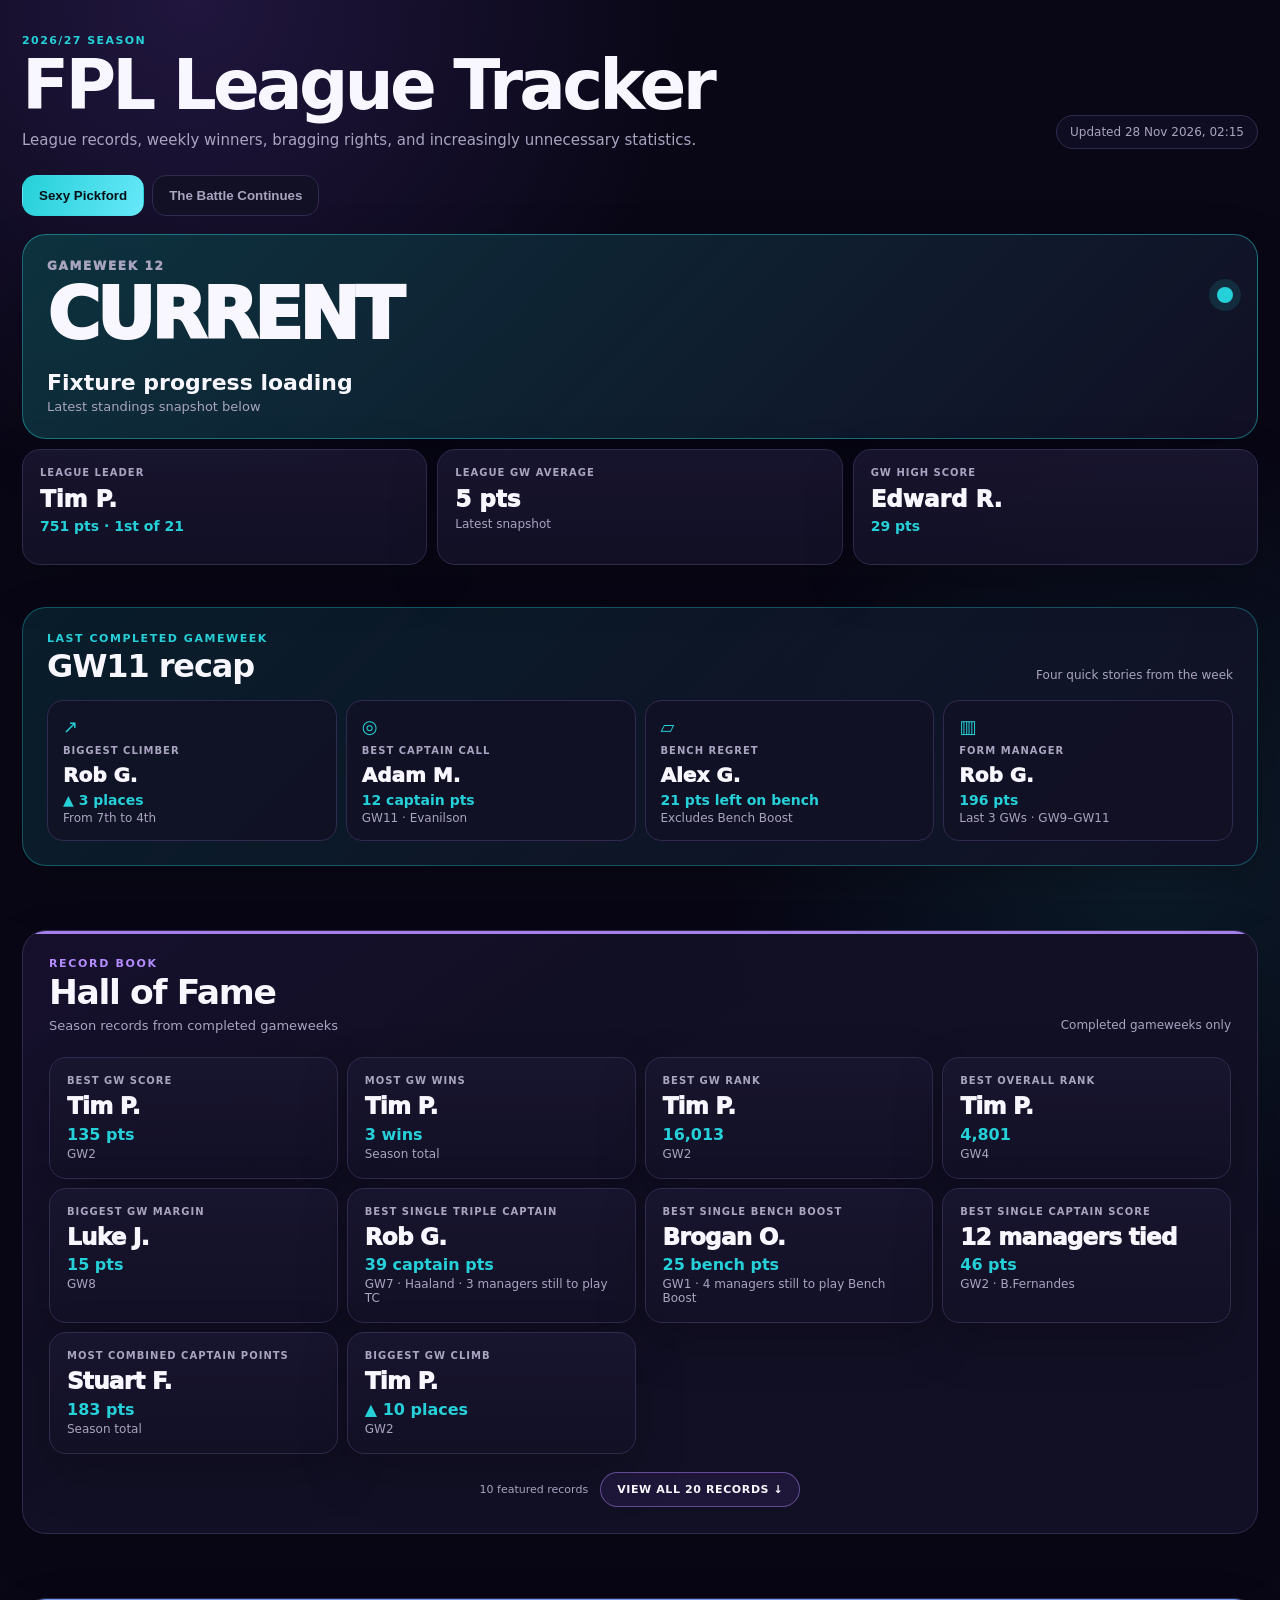
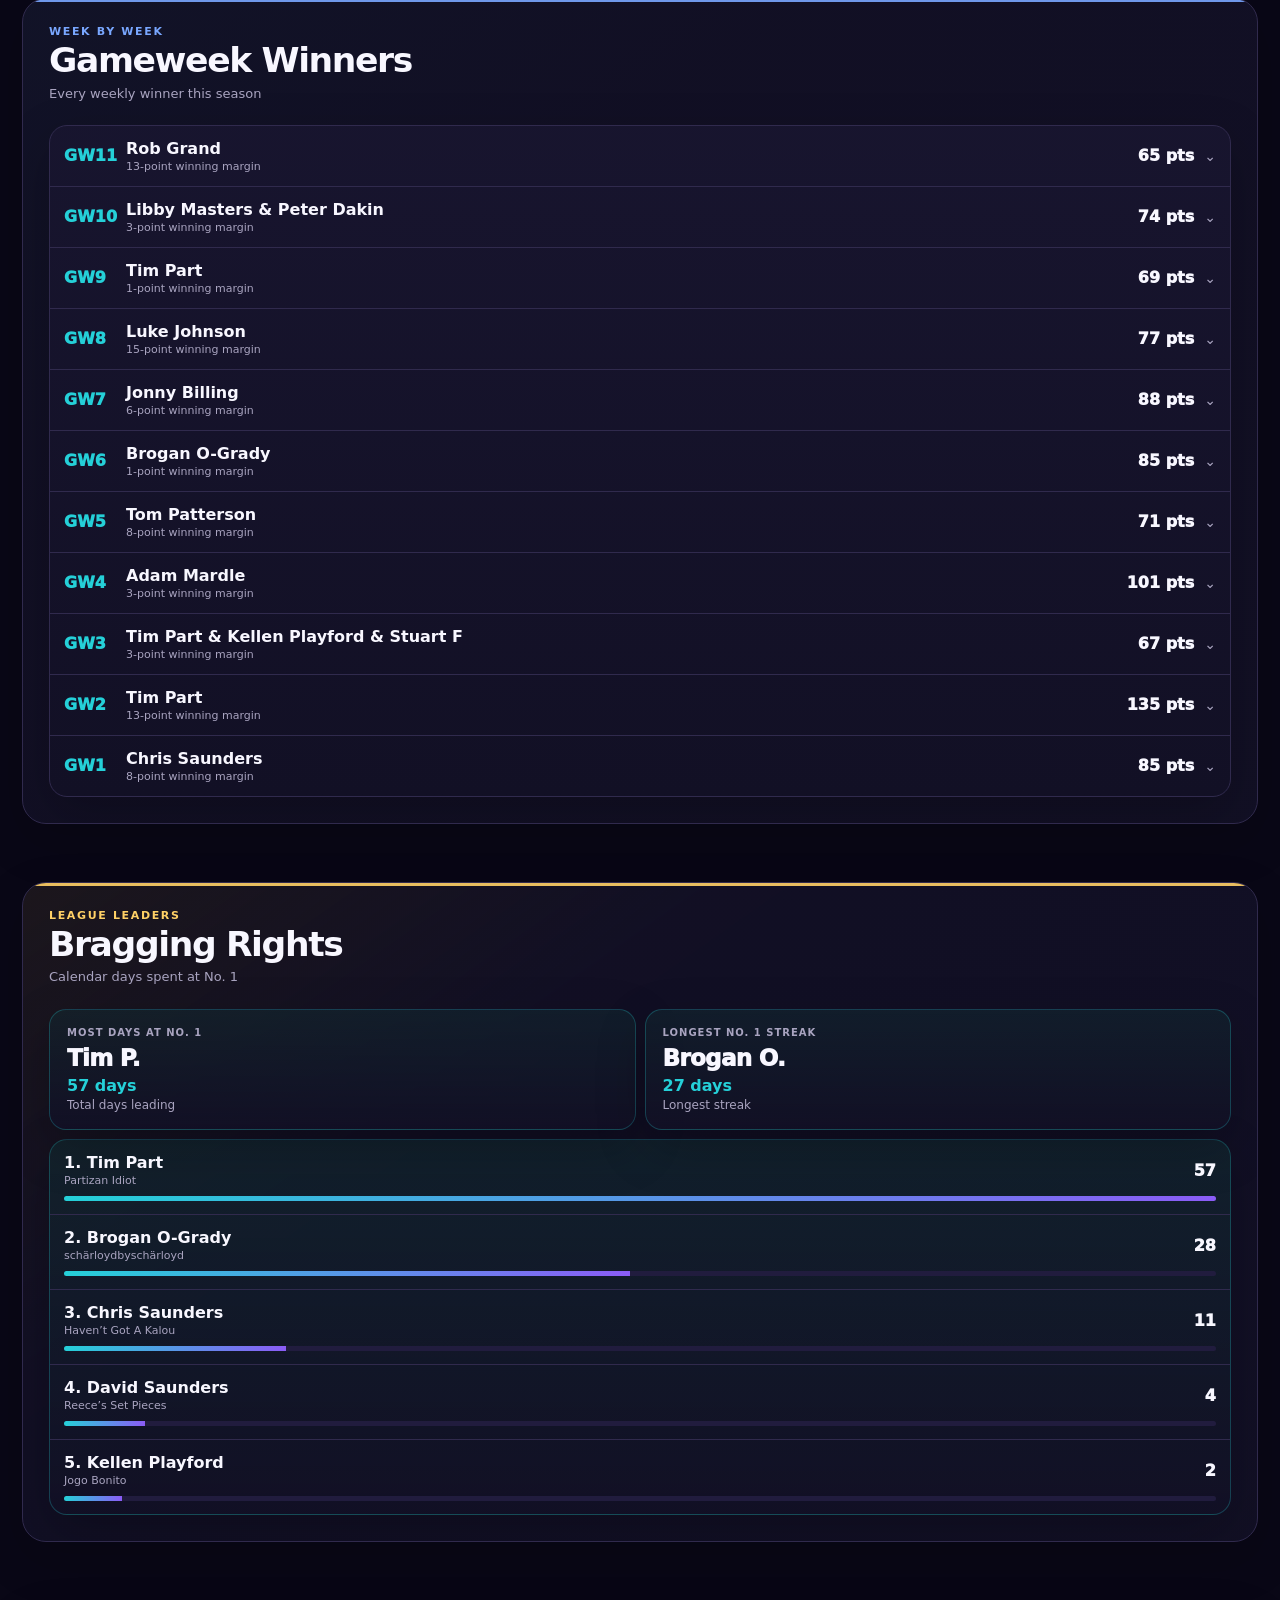
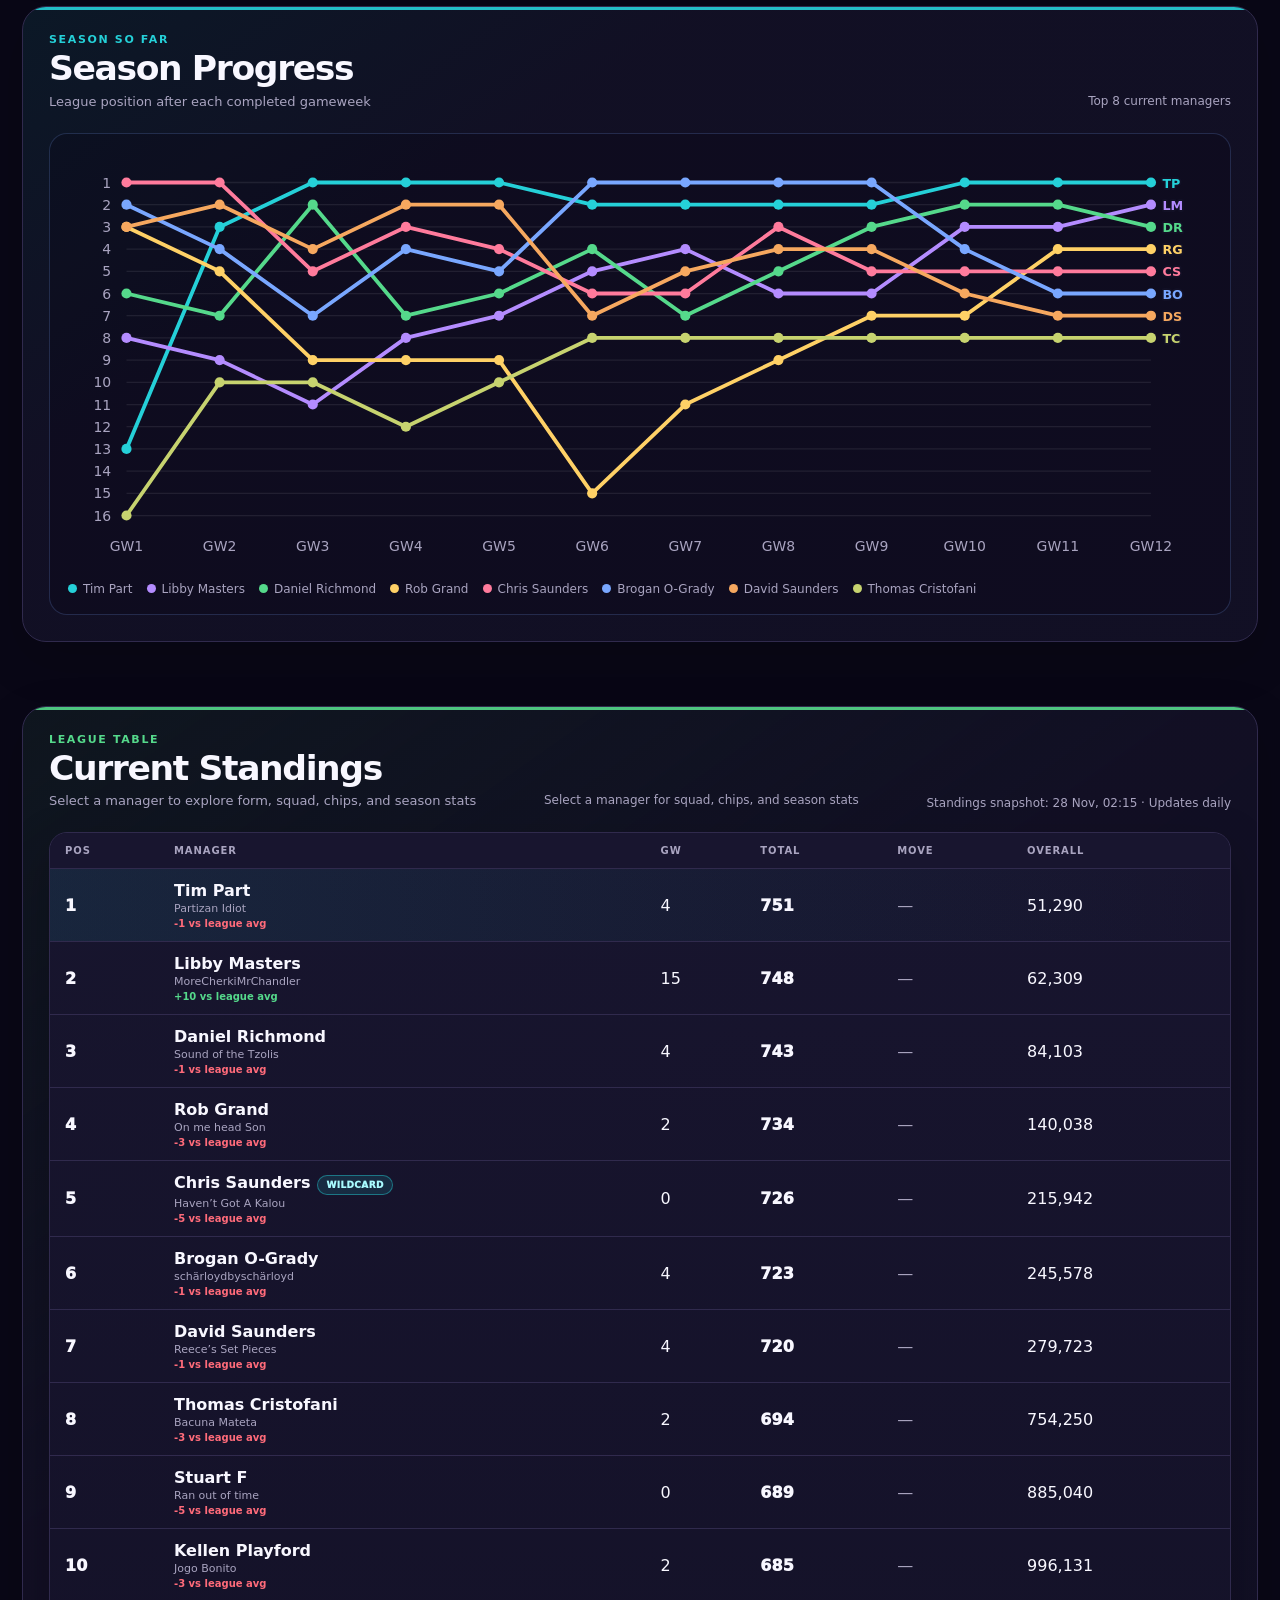
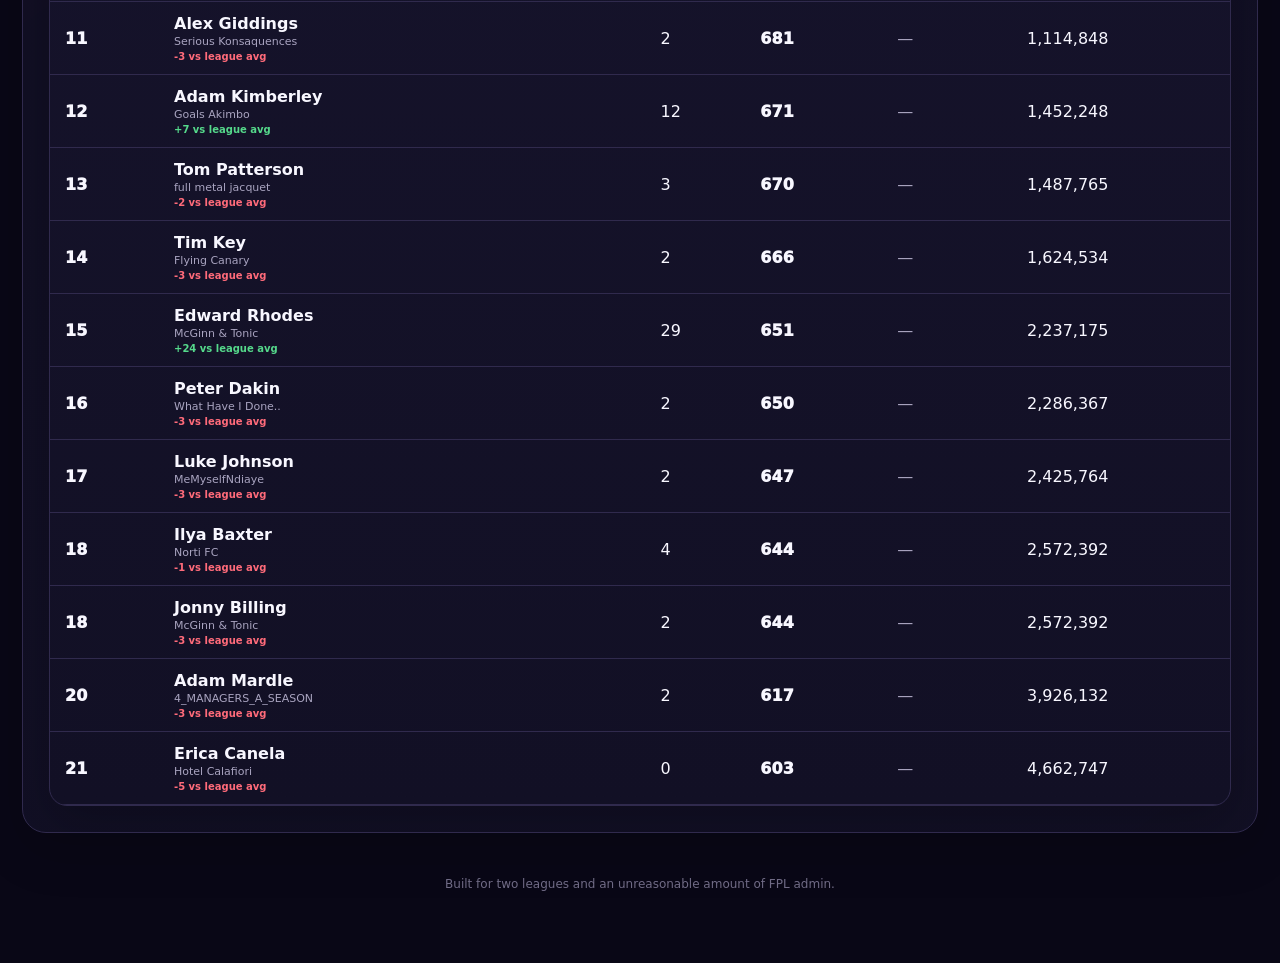
<file: index.html>
<!doctype html><html lang="en"><head><meta charset="utf-8"><meta name="viewport" content="width=device-width,initial-scale=1"><meta name="theme-color" content="#090716"><title>FPL League Tracker 2026/27</title><link rel="stylesheet" href="styles.css?v=3.5.0"><style>
.hero{display:block!important}.hero-current{border:1px solid rgba(37,208,216,.45);border-radius:24px;padding:24px;background:linear-gradient(135deg,rgba(13,54,65,.9),rgba(18,16,37,.96));box-shadow:var(--shadow);margin-bottom:10px}.hero-current-top{display:flex;justify-content:space-between;align-items:flex-start;gap:16px}.hero-current-kicker{font-size:12px;font-weight:950;letter-spacing:.14em;text-transform:uppercase;color:var(--muted)}.hero-current-status{font-size:clamp(42px,7vw,72px);font-weight:950;letter-spacing:-.055em;line-height:.95;margin-top:7px;text-transform:uppercase;color:var(--cyan)}.hero-current.complete .hero-current-status{color:var(--green)}.hero-current.finalising .hero-current-status{color:#ffd166}.hero-current.waiting .hero-current-status{color:var(--text)}.hero-current-dot{width:16px;height:16px;border-radius:50%;background:var(--cyan);margin-top:28px;box-shadow:0 0 0 8px rgba(37,208,216,.12)}.hero-current.complete .hero-current-dot{background:var(--green)}.hero-current.finalising .hero-current-dot{background:#ffd166}.hero-current-matches{font-size:22px;font-weight:900;margin-top:22px}.hero-current-sub{font-size:13px;color:var(--muted);margin-top:4px}.hero-mini-grid{display:grid;grid-template-columns:repeat(3,1fr);gap:10px}.hero-mini{border:1px solid var(--line);border-radius:18px;padding:17px;background:linear-gradient(180deg,rgba(24,21,47,.92),rgba(18,16,37,.96));box-shadow:var(--shadow);min-height:116px}.hero-mini-value{font-size:23px;font-weight:950;margin-top:8px}.hero-mini-stat{font-size:14px;font-weight:900;color:var(--cyan);margin-top:6px}.recap-section{margin-top:26px}.recap-shell{border:1px solid rgba(37,208,216,.42);border-radius:22px;padding:18px;background:linear-gradient(135deg,rgba(10,48,59,.56),rgba(18,16,37,.96));box-shadow:var(--shadow)}.recap-head{display:flex;justify-content:space-between;align-items:flex-end;gap:18px;margin-bottom:12px}.recap-note{font-size:12px;color:var(--muted)}.recap-grid{display:grid;grid-template-columns:repeat(4,1fr);gap:9px}.recap-card{border:1px solid var(--line);border-radius:16px;padding:15px;background:rgba(18,16,37,.82)}.recap-icon{font-size:18px;color:var(--cyan);margin-bottom:8px}.recap-holder{font-size:20px;font-weight:950;margin-top:7px}.recap-stat{font-size:14px;font-weight:900;color:var(--cyan);margin-top:5px}.standings-snapshot{font-size:12px;color:var(--muted);margin-top:5px}.progress-chart{border:1px solid var(--line);border-radius:18px;padding:14px;background:rgba(18,16,37,.72);overflow:hidden}.progress-chart svg{width:100%;height:auto;display:block}.chart-grid{stroke:rgba(255,255,255,.08);stroke-width:1}.chart-axis{fill:var(--muted);font-size:11px}.chart-legend{display:flex;flex-wrap:wrap;gap:8px 14px;margin-top:10px;font-size:12px;color:var(--muted)}.chart-legend span{display:flex;align-items:center;gap:6px}.chart-legend i{width:9px;height:9px;border-radius:50%;display:inline-block}@media(max-width:980px){.recap-grid{grid-template-columns:repeat(2,1fr)}}@media(max-width:680px){.hero-current{padding:18px}.hero-current-status{font-size:48px}.hero-mini-grid{grid-template-columns:repeat(2,1fr);gap:7px}.hero-mini:first-child{grid-column:1/-1}.recap-grid{grid-template-columns:repeat(2,1fr);gap:7px}}
</style></head><body><main class="shell"><header class="site-header"><div><div class="eyebrow">2026/27 season</div><h1>FPL League Tracker</h1><p class="intro">League records, weekly winners, bragging rights, and increasingly unnecessary statistics.</p></div><div class="status" id="updated">Loading latest snapshot…</div></header><nav id="tabs" class="league-tabs" aria-label="Choose league"></nav><section class="hero" id="hero"></section><section class="recap-section" id="gwRecapSection"><div class="recap-shell" id="gwRecap"></div></section><section class="section"><div class="section-head"><div><div class="eyebrow">Hall of fame</div><h2>League record book</h2></div><div class="section-note">Completed gameweeks only</div></div><div id="headlineRecords" class="headline-records"></div><div id="otherRecords" class="other-records"></div></section><section class="section lower-stats"><div><div class="section-head"><div><div class="eyebrow">Week by week</div><h2>Gameweek winners</h2></div></div><div id="gwWinners"></div></div><div><div class="section-head"><div><div class="eyebrow">Bragging rights</div><h2>Calendar days at No. 1</h2></div></div><div id="daysTop"></div></div></section><section class="section standings-section"><div class="section-head"><div><div class="eyebrow">Reference</div><h2>Current standings</h2></div><div class="section-note">Select a manager for squad, chips, and season stats</div></div><div id="standings"></div></section><footer>Built for two leagues and an unreasonable amount of FPL admin.</footer></main><script src="app.js?v=3.7.3"></script><script src="launch-updates.js?v=3.8.0"></script><script src="form-guide.js?v=3.8.1"></script><script src="visual-refresh.js?v=3.9.0"></script></body></html>
</file>
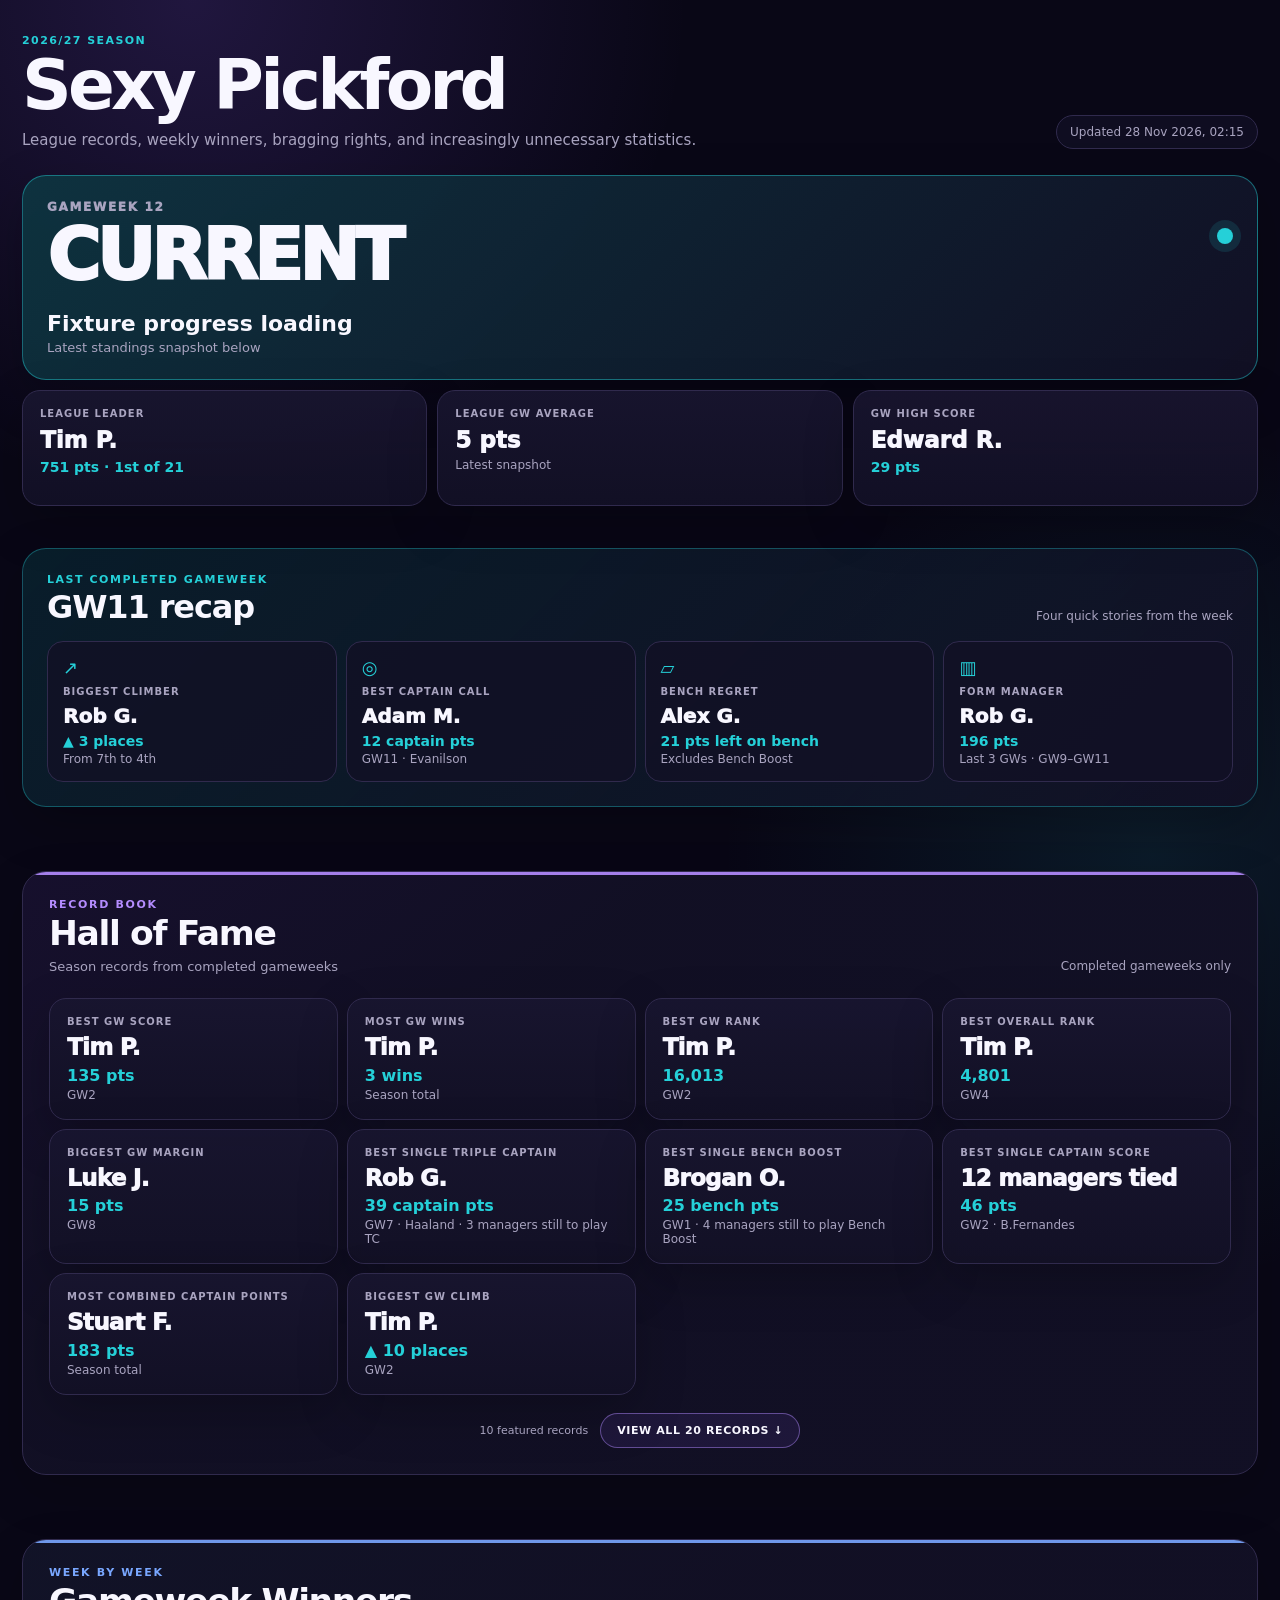
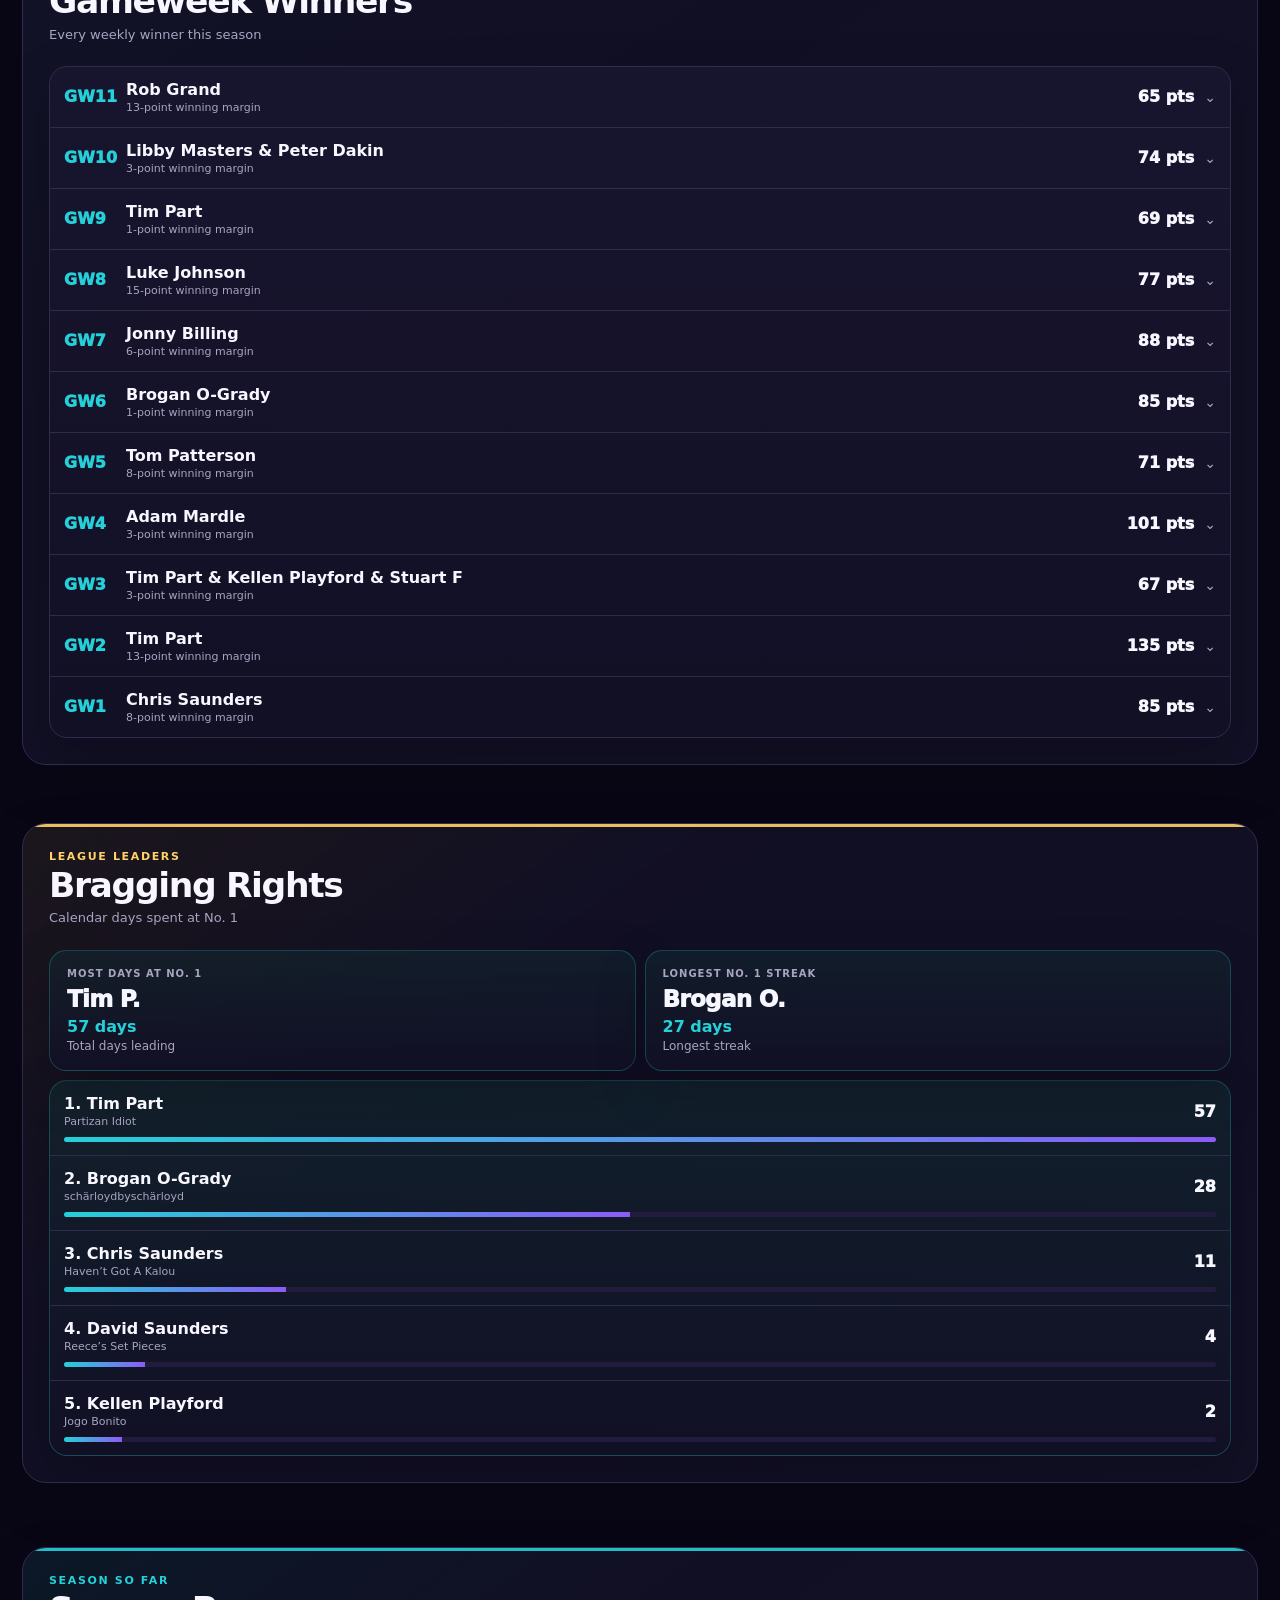
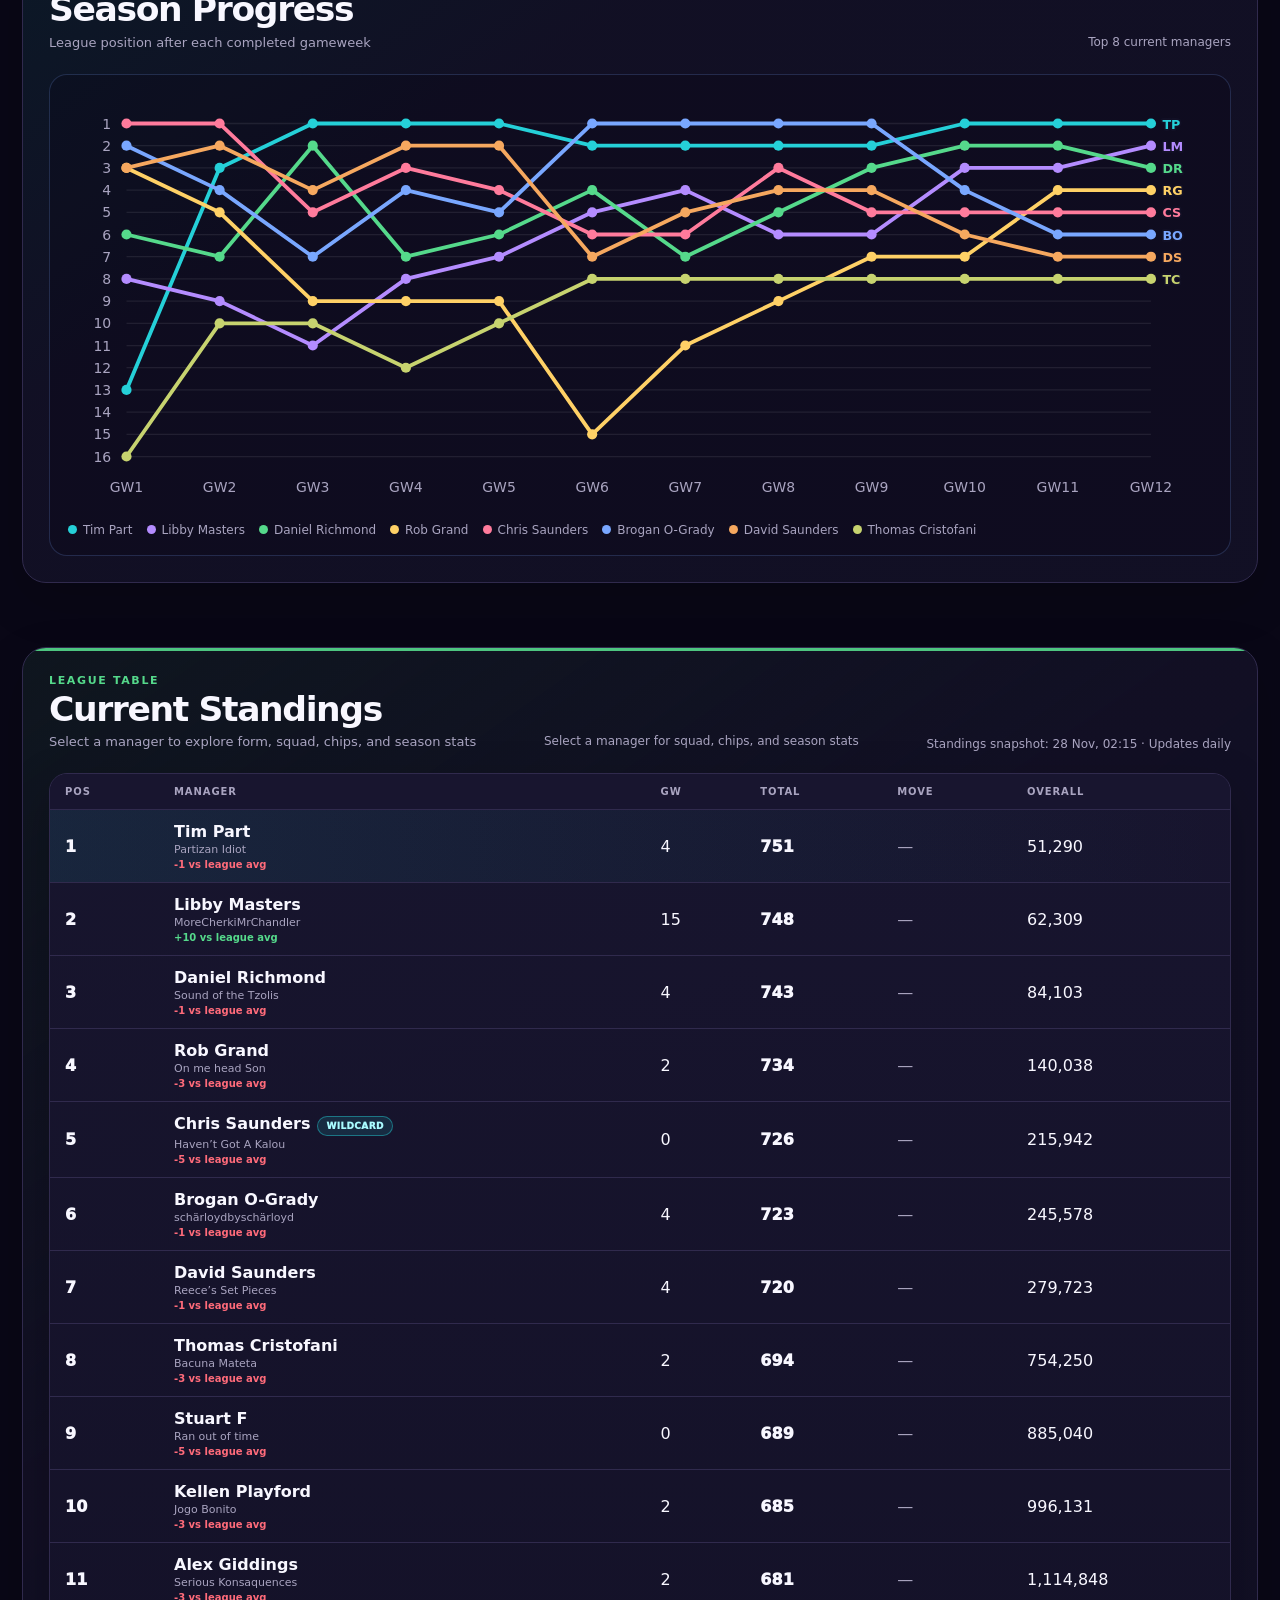
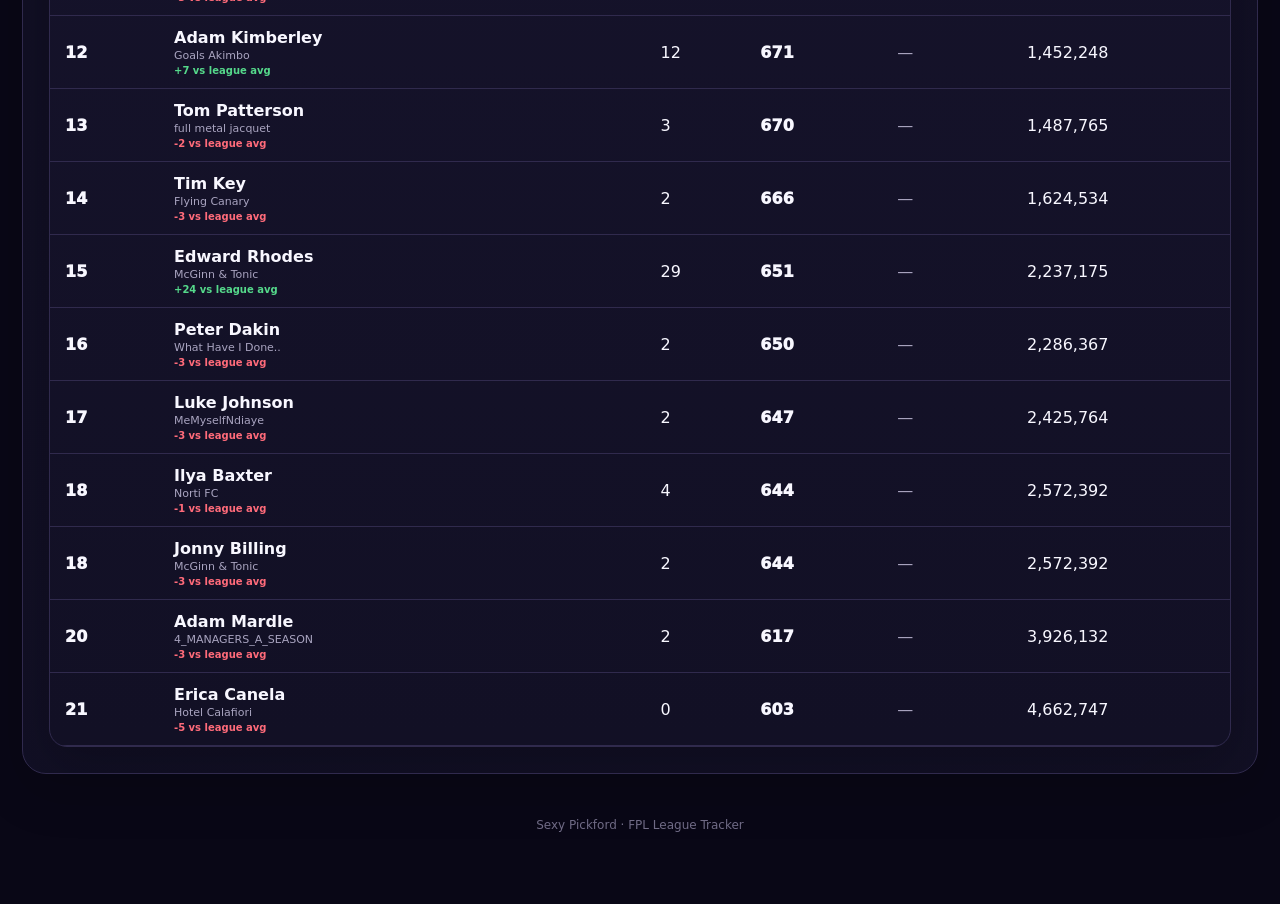
<file: sexy-pickford/index.html>
<!doctype html>
<html lang="en">
<head>
<meta charset="utf-8">
<meta name="viewport" content="width=device-width,initial-scale=1">
<meta name="theme-color" content="#090716">
<title>Sexy Pickford · FPL League Tracker</title>
<base href="../">
<link rel="stylesheet" href="styles.css?v=3.5.0">
<style>
.hero{display:block!important}
.league-tabs{display:none!important}
.hero-current{border:1px solid rgba(37,208,216,.45);border-radius:24px;padding:24px;background:linear-gradient(135deg,rgba(13,54,65,.9),rgba(18,16,37,.96));box-shadow:var(--shadow);margin-bottom:10px}
.hero-current-top{display:flex;justify-content:space-between;align-items:flex-start;gap:16px}
.hero-current-kicker{font-size:12px;font-weight:950;letter-spacing:.14em;text-transform:uppercase;color:var(--muted)}
.hero-current-status{font-size:clamp(42px,7vw,72px);font-weight:950;letter-spacing:-.055em;line-height:.95;margin-top:7px;text-transform:uppercase;color:var(--cyan)}
.hero-current.complete .hero-current-status{color:var(--green)}.hero-current.finalising .hero-current-status{color:#ffd166}.hero-current.waiting .hero-current-status{color:var(--text)}
.hero-current-dot{width:16px;height:16px;border-radius:50%;background:var(--cyan);margin-top:28px;box-shadow:0 0 0 8px rgba(37,208,216,.12)}
.hero-current.complete .hero-current-dot{background:var(--green)}.hero-current.finalising .hero-current-dot{background:#ffd166}
.hero-current-matches{font-size:22px;font-weight:900;margin-top:22px}.hero-current-sub{font-size:13px;color:var(--muted);margin-top:4px}
.hero-mini-grid{display:grid;grid-template-columns:repeat(3,1fr);gap:10px}.hero-mini{border:1px solid var(--line);border-radius:18px;padding:17px;background:linear-gradient(180deg,rgba(24,21,47,.92),rgba(18,16,37,.96));box-shadow:var(--shadow);min-height:116px}
.hero-mini-value{font-size:23px;font-weight:950;margin-top:8px}.hero-mini-stat{font-size:14px;font-weight:900;color:var(--cyan);margin-top:6px}
.recap-section{margin-top:26px}.recap-shell{border:1px solid rgba(37,208,216,.42);border-radius:22px;padding:18px;background:linear-gradient(135deg,rgba(10,48,59,.56),rgba(18,16,37,.96));box-shadow:var(--shadow)}
.recap-head{display:flex;justify-content:space-between;align-items:flex-end;gap:18px;margin-bottom:12px}.recap-note{font-size:12px;color:var(--muted)}.recap-grid{display:grid;grid-template-columns:repeat(4,1fr);gap:9px}
.recap-card{border:1px solid var(--line);border-radius:16px;padding:15px;background:rgba(18,16,37,.82)}.recap-icon{font-size:18px;color:var(--cyan);margin-bottom:8px}.recap-holder{font-size:20px;font-weight:950;margin-top:7px}.recap-stat{font-size:14px;font-weight:900;color:var(--cyan);margin-top:5px}
.standings-snapshot{font-size:12px;color:var(--muted);margin-top:5px}.progress-chart{border:1px solid var(--line);border-radius:18px;padding:14px;background:rgba(18,16,37,.72);overflow:hidden}.progress-chart svg{width:100%;height:auto;display:block}
.chart-grid{stroke:rgba(255,255,255,.08);stroke-width:1}.chart-axis{fill:var(--muted);font-size:11px}.chart-legend{display:flex;flex-wrap:wrap;gap:8px 14px;margin-top:10px;font-size:12px;color:var(--muted)}.chart-legend span{display:flex;align-items:center;gap:6px}.chart-legend i{width:9px;height:9px;border-radius:50%;display:inline-block}
@media(max-width:980px){.recap-grid{grid-template-columns:repeat(2,1fr)}}@media(max-width:680px){.hero-current{padding:18px}.hero-current-status{font-size:48px}.hero-mini-grid{grid-template-columns:repeat(2,1fr);gap:7px}.hero-mini:first-child{grid-column:1/-1}.recap-grid{grid-template-columns:repeat(2,1fr);gap:7px}}
</style>
</head>
<body data-league="37546">
<main class="shell">
<header class="site-header"><div><div class="eyebrow">2026/27 season</div><h1>Sexy Pickford</h1><p class="intro">League records, weekly winners, bragging rights, and increasingly unnecessary statistics.</p></div><div class="status" id="updated">Loading latest snapshot…</div></header>
<nav id="tabs" class="league-tabs" aria-label="Choose league"></nav>
<section class="hero" id="hero"></section>
<section class="recap-section" id="gwRecapSection"><div class="recap-shell" id="gwRecap"></div></section>
<section class="section"><div class="section-head"><div><div class="eyebrow">Hall of fame</div><h2>League record book</h2></div><div class="section-note">Completed gameweeks only</div></div><div id="headlineRecords" class="headline-records"></div><div id="otherRecords" class="other-records"></div></section>
<section class="section lower-stats"><div><div class="section-head"><div><div class="eyebrow">Week by week</div><h2>Gameweek winners</h2></div></div><div id="gwWinners"></div></div><div><div class="section-head"><div><div class="eyebrow">Bragging rights</div><h2>Calendar days at No. 1</h2></div></div><div id="daysTop"></div></div></section>
<section class="section standings-section"><div class="section-head"><div><div class="eyebrow">Reference</div><h2>Current standings</h2></div><div class="section-note">Select a manager for squad, chips, and season stats</div></div><div id="standings"></div></section>
<footer>Sexy Pickford · FPL League Tracker</footer>
</main>
<script>window.FPL_FIXED_LEAGUE="37546";</script>
<script src="app.js?v=3.7.3"></script>
<script src="launch-updates.js?v=3.8.0"></script>
<script src="form-guide.js?v=3.8.1"></script>
  <script src="visual-refresh.js?v=3.9.0"></script>
</body></html>
</file>
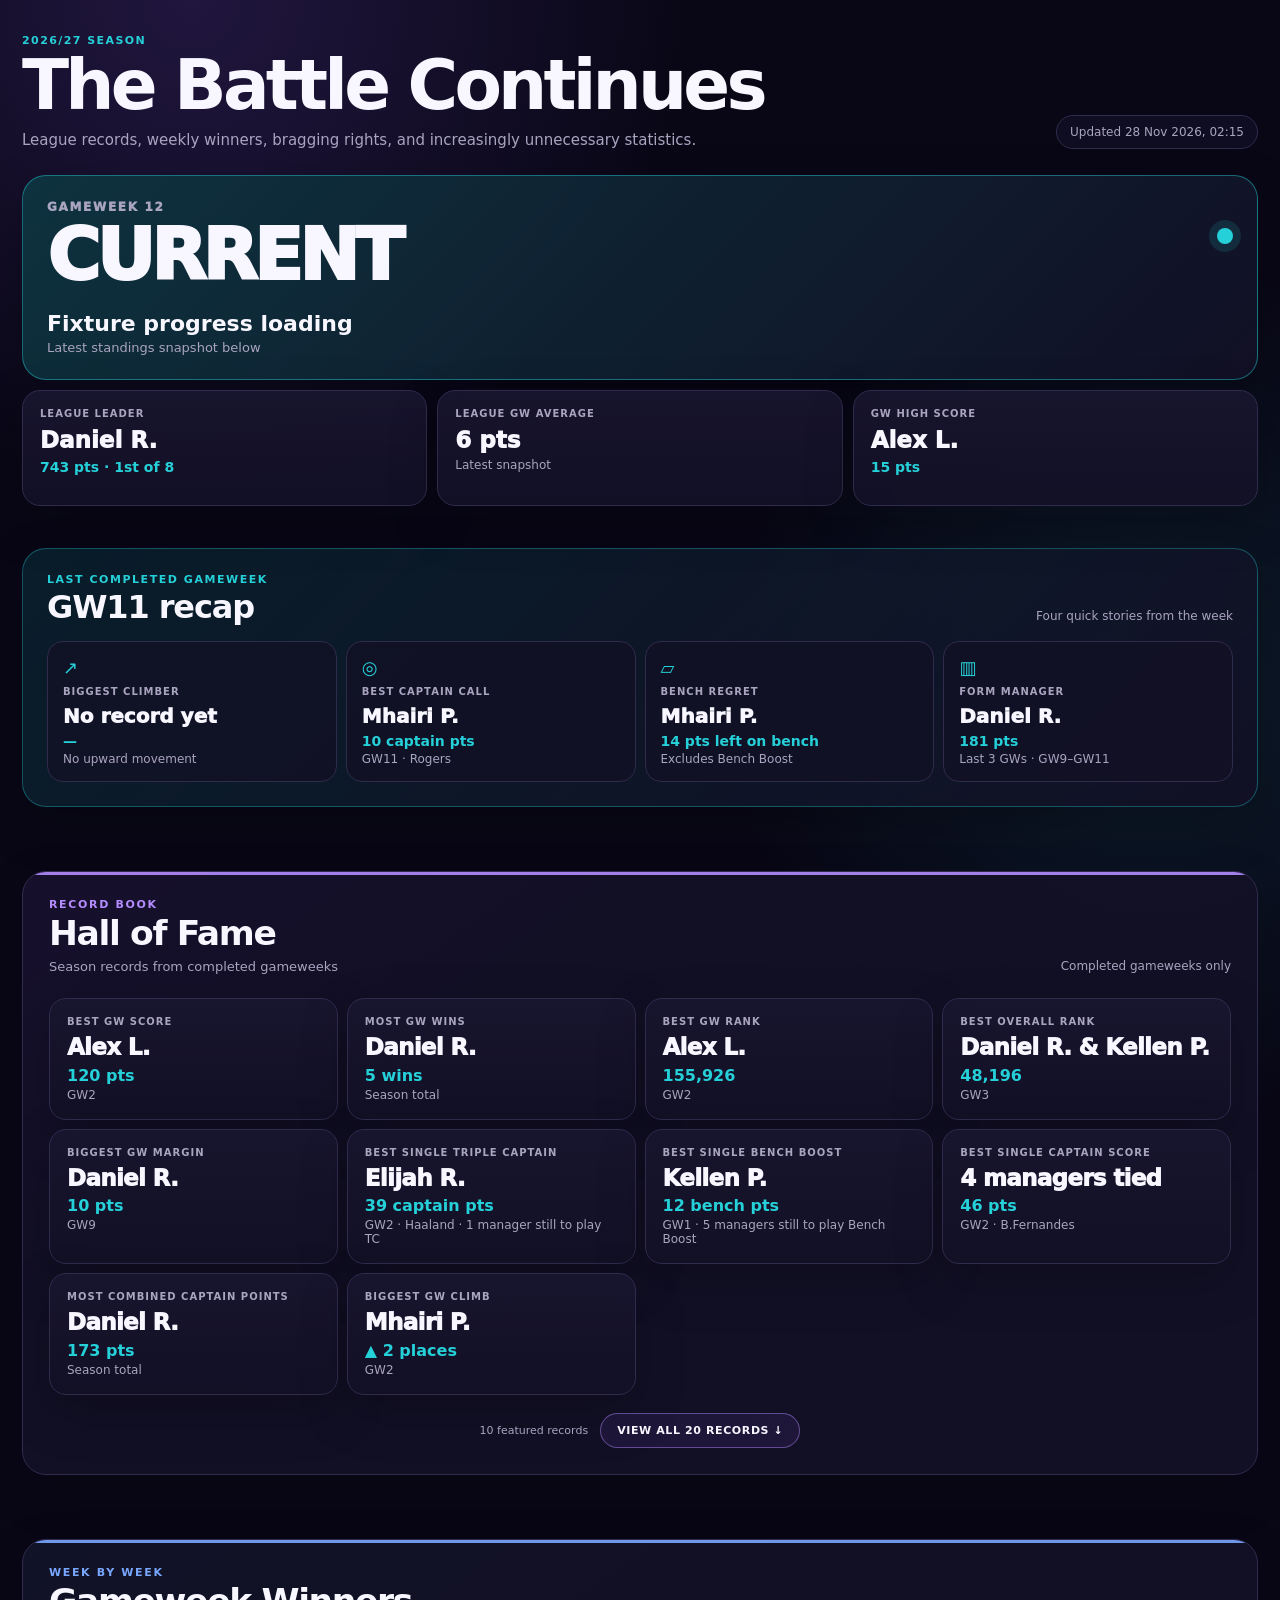
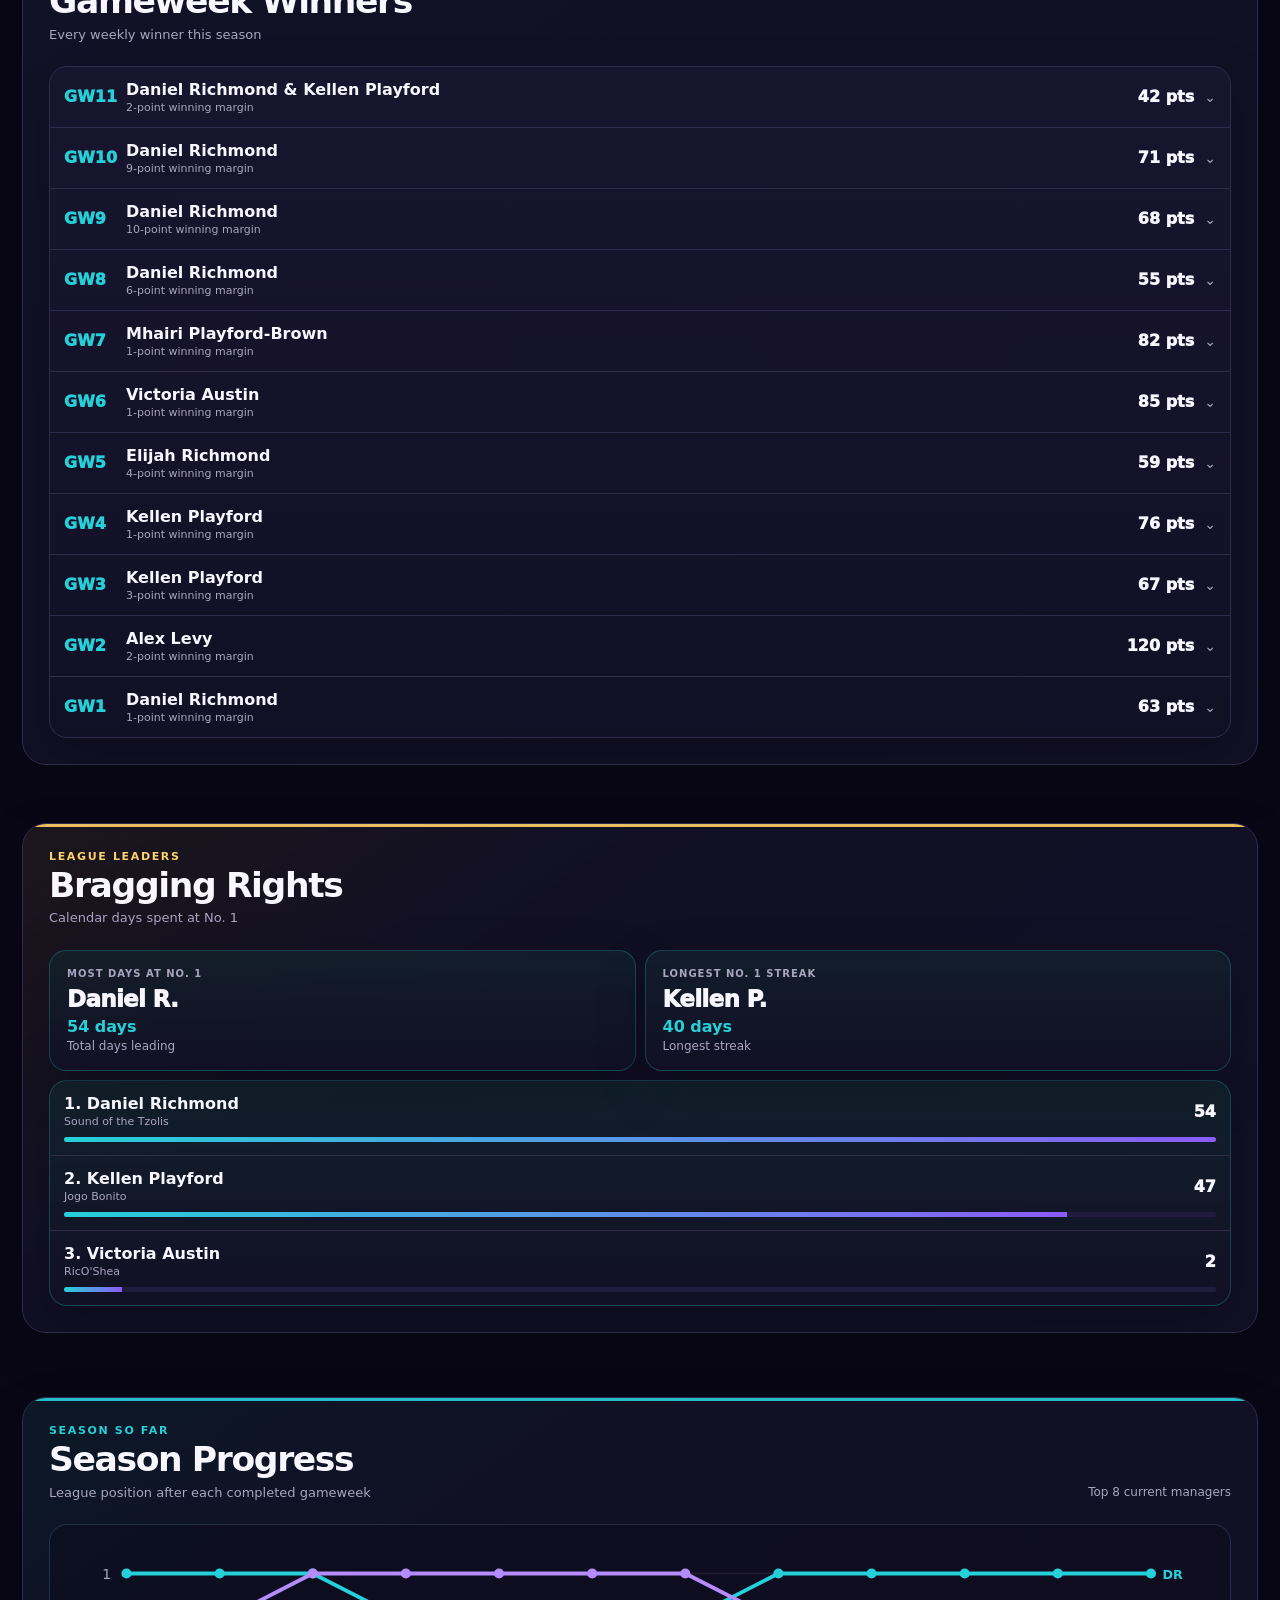
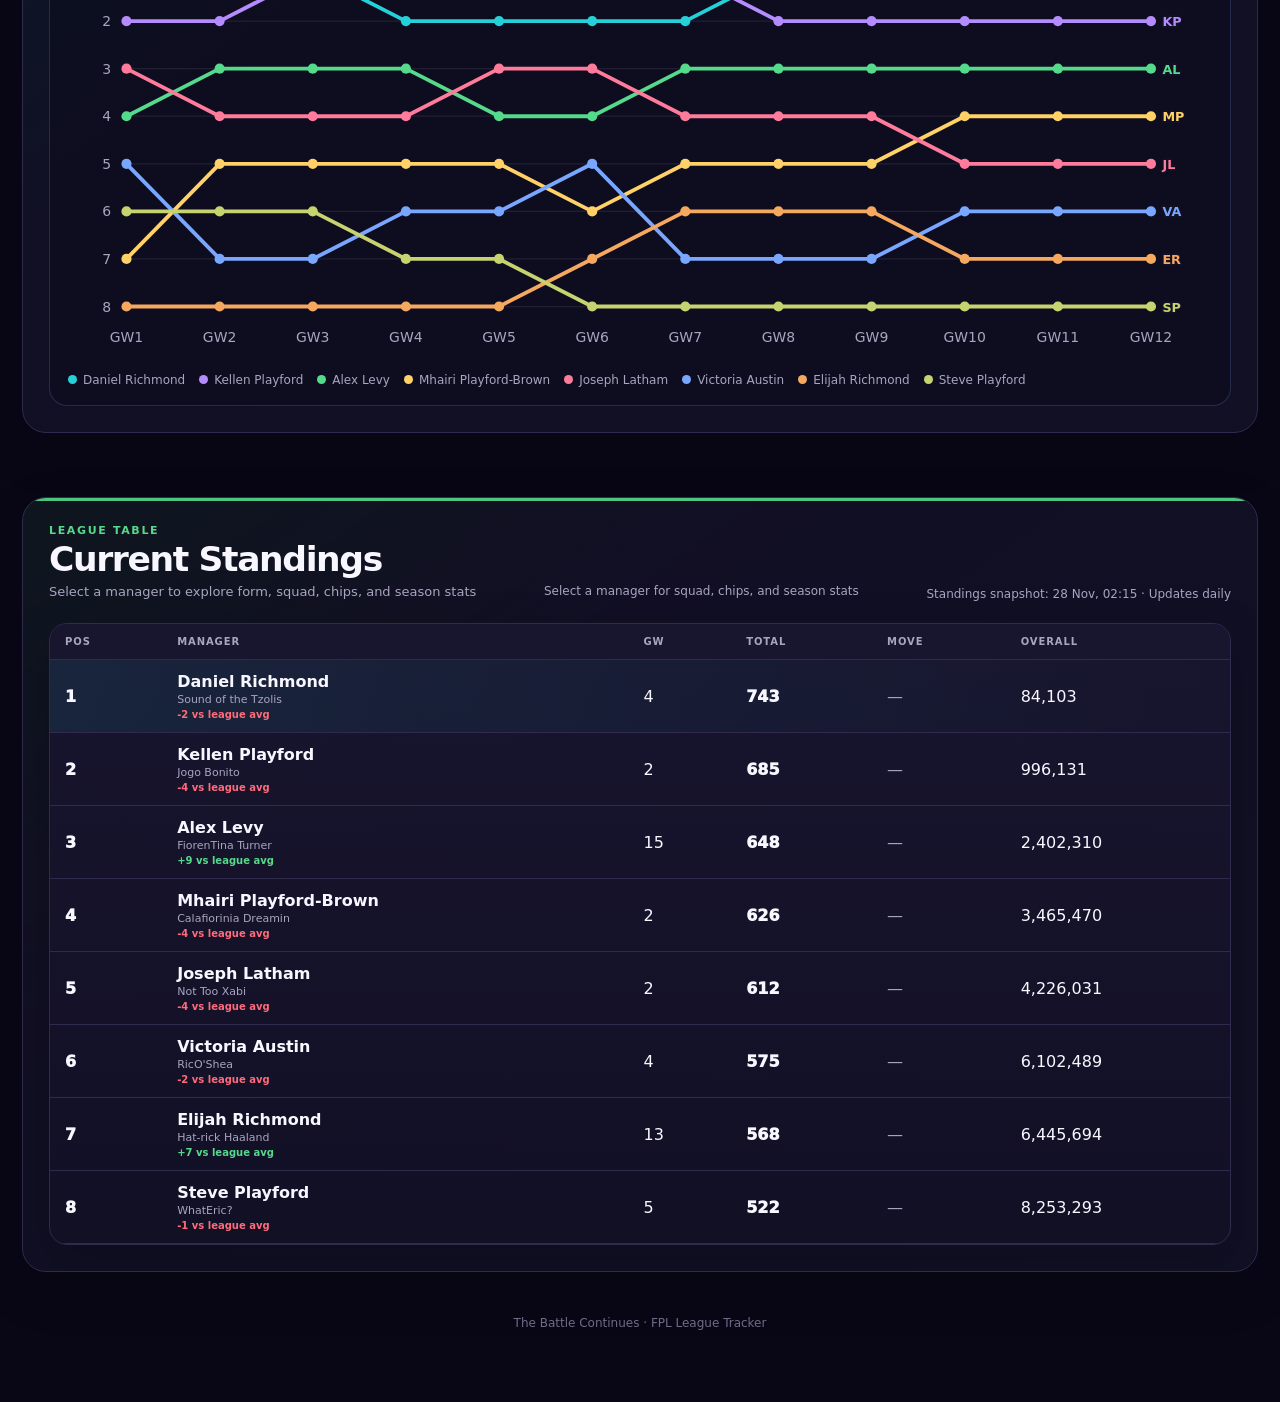
<file: the-battle-continues/index.html>
<!doctype html>
<html lang="en">
<head>
<meta charset="utf-8">
<meta name="viewport" content="width=device-width,initial-scale=1">
<meta name="theme-color" content="#090716">
<title>The Battle Continues · FPL League Tracker</title>
<base href="../">
<link rel="stylesheet" href="styles.css?v=3.5.0">
<style>
.hero{display:block!important}
.league-tabs{display:none!important}
.hero-current{border:1px solid rgba(37,208,216,.45);border-radius:24px;padding:24px;background:linear-gradient(135deg,rgba(13,54,65,.9),rgba(18,16,37,.96));box-shadow:var(--shadow);margin-bottom:10px}
.hero-current-top{display:flex;justify-content:space-between;align-items:flex-start;gap:16px}
.hero-current-kicker{font-size:12px;font-weight:950;letter-spacing:.14em;text-transform:uppercase;color:var(--muted)}
.hero-current-status{font-size:clamp(42px,7vw,72px);font-weight:950;letter-spacing:-.055em;line-height:.95;margin-top:7px;text-transform:uppercase;color:var(--cyan)}
.hero-current.complete .hero-current-status{color:var(--green)}.hero-current.finalising .hero-current-status{color:#ffd166}.hero-current.waiting .hero-current-status{color:var(--text)}
.hero-current-dot{width:16px;height:16px;border-radius:50%;background:var(--cyan);margin-top:28px;box-shadow:0 0 0 8px rgba(37,208,216,.12)}
.hero-current.complete .hero-current-dot{background:var(--green)}.hero-current.finalising .hero-current-dot{background:#ffd166}
.hero-current-matches{font-size:22px;font-weight:900;margin-top:22px}.hero-current-sub{font-size:13px;color:var(--muted);margin-top:4px}
.hero-mini-grid{display:grid;grid-template-columns:repeat(3,1fr);gap:10px}.hero-mini{border:1px solid var(--line);border-radius:18px;padding:17px;background:linear-gradient(180deg,rgba(24,21,47,.92),rgba(18,16,37,.96));box-shadow:var(--shadow);min-height:116px}
.hero-mini-value{font-size:23px;font-weight:950;margin-top:8px}.hero-mini-stat{font-size:14px;font-weight:900;color:var(--cyan);margin-top:6px}
.recap-section{margin-top:26px}.recap-shell{border:1px solid rgba(37,208,216,.42);border-radius:22px;padding:18px;background:linear-gradient(135deg,rgba(10,48,59,.56),rgba(18,16,37,.96));box-shadow:var(--shadow)}
.recap-head{display:flex;justify-content:space-between;align-items:flex-end;gap:18px;margin-bottom:12px}.recap-note{font-size:12px;color:var(--muted)}.recap-grid{display:grid;grid-template-columns:repeat(4,1fr);gap:9px}
.recap-card{border:1px solid var(--line);border-radius:16px;padding:15px;background:rgba(18,16,37,.82)}.recap-icon{font-size:18px;color:var(--cyan);margin-bottom:8px}.recap-holder{font-size:20px;font-weight:950;margin-top:7px}.recap-stat{font-size:14px;font-weight:900;color:var(--cyan);margin-top:5px}
.standings-snapshot{font-size:12px;color:var(--muted);margin-top:5px}.progress-chart{border:1px solid var(--line);border-radius:18px;padding:14px;background:rgba(18,16,37,.72);overflow:hidden}.progress-chart svg{width:100%;height:auto;display:block}
.chart-grid{stroke:rgba(255,255,255,.08);stroke-width:1}.chart-axis{fill:var(--muted);font-size:11px}.chart-legend{display:flex;flex-wrap:wrap;gap:8px 14px;margin-top:10px;font-size:12px;color:var(--muted)}.chart-legend span{display:flex;align-items:center;gap:6px}.chart-legend i{width:9px;height:9px;border-radius:50%;display:inline-block}
@media(max-width:980px){.recap-grid{grid-template-columns:repeat(2,1fr)}}@media(max-width:680px){.hero-current{padding:18px}.hero-current-status{font-size:48px}.hero-mini-grid{grid-template-columns:repeat(2,1fr);gap:7px}.hero-mini:first-child{grid-column:1/-1}.recap-grid{grid-template-columns:repeat(2,1fr);gap:7px}}
</style>
</head>
<body data-league="118082">
<main class="shell">
<header class="site-header"><div><div class="eyebrow">2026/27 season</div><h1>The Battle Continues</h1><p class="intro">League records, weekly winners, bragging rights, and increasingly unnecessary statistics.</p></div><div class="status" id="updated">Loading latest snapshot…</div></header>
<nav id="tabs" class="league-tabs" aria-label="Choose league"></nav>
<section class="hero" id="hero"></section>
<section class="recap-section" id="gwRecapSection"><div class="recap-shell" id="gwRecap"></div></section>
<section class="section"><div class="section-head"><div><div class="eyebrow">Hall of fame</div><h2>League record book</h2></div><div class="section-note">Completed gameweeks only</div></div><div id="headlineRecords" class="headline-records"></div><div id="otherRecords" class="other-records"></div></section>
<section class="section lower-stats"><div><div class="section-head"><div><div class="eyebrow">Week by week</div><h2>Gameweek winners</h2></div></div><div id="gwWinners"></div></div><div><div class="section-head"><div><div class="eyebrow">Bragging rights</div><h2>Calendar days at No. 1</h2></div></div><div id="daysTop"></div></div></section>
<section class="section standings-section"><div class="section-head"><div><div class="eyebrow">Reference</div><h2>Current standings</h2></div><div class="section-note">Select a manager for squad, chips, and season stats</div></div><div id="standings"></div></section>
<footer>The Battle Continues · FPL League Tracker</footer>
</main>
<script>window.FPL_FIXED_LEAGUE="118082";</script>
<script src="app.js?v=3.7.3"></script>
<script src="launch-updates.js?v=3.8.0"></script>
<script src="form-guide.js?v=3.8.1"></script>
  <script src="visual-refresh.js?v=3.9.0"></script>
</body></html>
</file>
<file: styles.css>
:root{
  --bg:#090716;--panel:#121025;--panel2:#18152f;--panel3:#211c3e;
  --text:#f8f7ff;--muted:#a9a4c0;--line:#302a4d;
  --purple:#8b5cf6;--cyan:#25d0d8;--green:#55d98b;--red:#ff6b7a;
  --shadow:0 18px 50px rgba(0,0,0,.22)
}
*{box-sizing:border-box}
body{
  margin:0;font-family:Inter,system-ui,-apple-system,"Segoe UI",sans-serif;color:var(--text);
  background:radial-gradient(circle at 15% 0%,rgba(139,92,246,.18),transparent 31rem),
             radial-gradient(circle at 90% 15%,rgba(37,208,216,.1),transparent 27rem),
             var(--bg);
  min-height:100vh
}
.shell{width:min(1320px,calc(100% - 44px));margin:auto;padding:34px 0 72px}
.site-header{display:flex;justify-content:space-between;align-items:flex-end;gap:28px;margin-bottom:26px}
.eyebrow{color:var(--cyan);font-size:11px;font-weight:900;letter-spacing:.13em;text-transform:uppercase}
h1{font-size:clamp(40px,5.4vw,70px);line-height:.95;letter-spacing:-.055em;margin:6px 0 12px}
.intro,.section-note,.team-name{color:var(--muted)}
.intro{margin:0;font-size:15px}
.status{border:1px solid var(--line);background:rgba(18,16,37,.7);border-radius:999px;padding:9px 13px;color:var(--muted);font-size:12px}
.league-tabs{display:flex;gap:8px;margin-bottom:18px;overflow:auto}
.tab{border:1px solid var(--line);background:var(--panel);color:var(--muted);border-radius:14px;padding:12px 16px;font-weight:900;cursor:pointer;white-space:nowrap}
.tab.active{color:#081017;background:linear-gradient(110deg,var(--cyan),#67e8f9);border-color:transparent}

.hero{display:grid;grid-template-columns:1.45fr repeat(3,.75fr);gap:12px}
.hero-card,.record,.days-card,.gw-card,.manager-card,.desktop-table,.desktop-detail{
  border:1px solid var(--line);
  background:linear-gradient(180deg,rgba(24,21,47,.92),rgba(18,16,37,.96));
  box-shadow:var(--shadow)
}
.hero-card{border-radius:22px;padding:20px;min-height:132px}
.hero-leader{background:linear-gradient(135deg,rgba(139,92,246,.25),rgba(37,208,216,.11)),var(--panel)}
.hero-label,.record-label,.mini-label,.detail-title{font-size:10px;text-transform:uppercase;letter-spacing:.1em;color:var(--muted);font-weight:900}
.hero-value{font-size:clamp(27px,3.4vw,42px);font-weight:950;letter-spacing:-.04em;margin-top:7px}
.hero-leader .hero-value{font-size:clamp(30px,4vw,48px)}
.hero-sub{color:var(--muted);font-size:12px;margin-top:5px}
.progress{height:6px;background:var(--panel3);border-radius:20px;overflow:hidden;margin-top:12px}
.progress span,.bar span{display:block;height:100%;background:linear-gradient(90deg,var(--cyan),var(--purple))}

.section{margin-top:36px}
.section-head{display:flex;justify-content:space-between;align-items:end;gap:18px;margin-bottom:12px}
h2{font-size:24px;letter-spacing:-.025em;margin:3px 0 0}
.section-note{font-size:12px}

.headline-records{display:grid;grid-template-columns:repeat(4,1fr);gap:10px}
.other-records{display:grid;grid-template-columns:repeat(3,1fr);gap:9px;margin-top:9px}
.record{padding:17px;border-radius:17px}
.record-holder{font-size:20px;font-weight:950;letter-spacing:-.03em;margin-top:8px}
.headline-records .record-holder{font-size:24px}
.record-stat{font-size:15px;font-weight:900;color:var(--cyan);margin-top:5px}
.record-context{font-size:11px;color:var(--muted);margin-top:3px}

.two-col{display:grid;grid-template-columns:1fr 1fr;gap:28px}
.days-card,.gw-card{border-radius:18px;overflow:hidden}
.day-row,.gw-row{padding:13px 14px;border-bottom:1px solid var(--line)}
.day-row:last-child,.gw-row:last-child{border-bottom:0}
.day-main{display:flex;justify-content:space-between;align-items:center;gap:12px}
.day-person,.gw-name{font-weight:900}
.day-count{font-weight:950}
.bar{height:5px;background:var(--panel3);border-radius:20px;overflow:hidden;margin-top:9px}
.gw-row{display:grid;grid-template-columns:52px 1fr auto;align-items:center;gap:10px}
.gw-num{color:var(--cyan);font-weight:950}
.gw-score{font-weight:950}
.gw-margin{font-size:11px;color:var(--muted);margin-top:2px}

.desktop-table{border-radius:18px;overflow:hidden}
table{width:100%;border-collapse:collapse}
th,td{padding:12px 15px;border-bottom:1px solid var(--line)}
th{background:var(--panel2);font-size:10px;text-transform:uppercase;letter-spacing:.09em;color:var(--muted);text-align:left}
tbody tr.manager-row{cursor:pointer}
tbody tr.manager-row:hover{background:rgba(139,92,246,.08)}
tbody tr.leader{background:linear-gradient(90deg,rgba(37,208,216,.09),transparent)}
.pos,.points{font-weight:950}
.manager-name{font-weight:900}
.team-name{font-size:11px;margin-top:2px}
.movement{font-size:11px;font-weight:900}
.up{color:var(--green)}.down{color:var(--red)}.same{color:var(--muted)}
.chip-badge{display:inline-flex;margin-left:7px;padding:4px 8px;border-radius:999px;background:rgba(37,208,216,.13);border:1px solid rgba(37,208,216,.45);color:#a9fbff;font-size:9px;font-weight:950;text-transform:uppercase;letter-spacing:.04em}
.avg-pill{font-size:10px;font-weight:800;margin-top:3px}
.above{color:var(--green)}.below{color:var(--red)}.level{color:var(--muted)}

.desktop-detail-row{display:none}
.desktop-detail-row.open{display:table-row}
.desktop-detail-cell{padding:0!important;background:#0d0b1b}
.desktop-detail{box-shadow:none;border-width:0 0 1px;border-radius:0;padding:20px}
.profile-top{display:flex;justify-content:space-between;align-items:flex-start;gap:20px;margin-bottom:16px}
.profile-name{font-size:25px;font-weight:950;letter-spacing:-.03em}
.profile-team{color:var(--muted);font-size:12px;margin-top:3px}
.profile-stats{display:flex;gap:20px;flex-wrap:wrap}
.profile-stat strong{display:block;font-size:18px}
.profile-stat span{font-size:10px;color:var(--muted);text-transform:uppercase;letter-spacing:.08em}
.detail-grid{display:grid;grid-template-columns:repeat(5,1fr);gap:8px}
.detail-item{background:var(--panel2);border-radius:10px;padding:10px}
.detail-value{font-weight:850;margin-top:3px;font-size:13px}
.detail-section{margin-top:16px}
.detail-title{margin-bottom:8px}
.chip-history{display:flex;gap:6px;flex-wrap:wrap}
.used-chip{background:var(--panel3);border:1px solid var(--line);border-radius:999px;padding:6px 9px;font-size:11px;font-weight:850}
.squad{display:grid;grid-template-columns:repeat(5,1fr);gap:7px}
.player{background:var(--panel2);border:1px solid transparent;border-radius:10px;padding:9px}
.player.bench{opacity:.7}
.player.captain{border-color:rgba(37,208,216,.55)}
.player-name{font-size:12px;font-weight:900;white-space:nowrap;overflow:hidden;text-overflow:ellipsis}
.player-meta{font-size:10px;color:var(--muted);margin-top:3px}
.player-points{font-size:16px;font-weight:950;margin-top:6px}

.mobile-list{display:none}
.manager-card{border-radius:17px;margin-bottom:9px;overflow:hidden}
.manager-summary{display:grid;grid-template-columns:38px minmax(0,1fr) auto 18px;align-items:center;gap:10px;padding:13px 14px}
.manager-points{text-align:right}
.manager-points strong{display:block;font-size:20px}
.chev{color:var(--muted);transition:transform .18s ease}
.manager-detail{display:none;border-top:1px solid var(--line);padding:14px}
.manager-card.open .manager-detail{display:block}
.manager-card.open .chev{transform:rotate(180deg)}
.empty{border:1px dashed var(--line);color:var(--muted);padding:18px;border-radius:16px}
footer{text-align:center;color:#726d88;font-size:12px;padding-top:44px}

@media(max-width:980px){
  .hero{grid-template-columns:repeat(2,1fr)}
  .hero-leader{grid-column:1/-1}
  .headline-records{grid-template-columns:repeat(2,1fr)}
  .other-records{grid-template-columns:repeat(2,1fr)}
  .two-col{grid-template-columns:1fr}
  .squad{grid-template-columns:repeat(3,1fr)}
}
@media(max-width:680px){
  .shell{width:calc(100% - 22px);padding-top:20px}
  .site-header{display:block}
  .status{display:inline-block;margin-top:16px}
  h1{font-size:clamp(38px,12vw,54px)}
  .intro{font-size:14px}
  .hero{grid-template-columns:repeat(2,1fr);gap:8px}
  .hero-card{padding:14px;min-height:106px;border-radius:17px}
  .hero-leader{grid-column:1/-1}
  .hero-card:nth-child(4){grid-column:1/-1;min-height:auto}
  .hero-value{font-size:25px}
  .hero-leader .hero-value{font-size:34px}
  .section{margin-top:29px}
  .section-note{display:none}
  h2{font-size:21px}
  .headline-records,.other-records{grid-template-columns:repeat(2,1fr);gap:7px}
  .record{padding:13px}
  .record-holder,.headline-records .record-holder{font-size:18px}
  .record-stat{font-size:14px}
  .desktop-table{display:none}
  .mobile-list{display:block}
  .manager-summary{cursor:pointer}
  .mobile-detail-grid{display:grid;grid-template-columns:repeat(2,1fr);gap:7px}
  .squad{grid-template-columns:repeat(2,1fr)}
}

/* v3.3 stat hierarchy */
.hero{grid-template-columns:1.45fr .78fr .78fr}
.headline-records{grid-template-columns:1fr}
.record-wide{min-height:126px;display:flex;flex-direction:column;justify-content:center}
.record-wide .record-holder{font-size:30px}
.other-records{grid-template-columns:repeat(2,1fr)}
.captain-return{font-size:10px;color:var(--cyan);font-weight:850;margin-top:5px;line-height:1.3}
@media(max-width:980px){.hero{grid-template-columns:1fr 1fr}.hero-leader{grid-column:1/-1}.other-records{grid-template-columns:repeat(2,1fr)}}
@media(max-width:680px){.hero{grid-template-columns:1fr 1fr}.hero-leader{grid-column:1/-1}.hero-card:nth-child(4){grid-column:auto}.headline-records{grid-template-columns:1fr}.other-records{grid-template-columns:repeat(2,1fr)}.record-wide .record-holder{font-size:24px}}


/* v3.3.6 update cadence + live GW status */
.update-pill{
  display:inline-flex;align-items:center;vertical-align:middle;margin-left:6px;
  padding:3px 6px;border-radius:999px;font-size:8px;line-height:1;
  font-weight:950;letter-spacing:.08em;text-transform:uppercase
}
.update-pill.daily{
  color:#a9fbff;background:rgba(37,208,216,.10);
  border:1px solid rgba(37,208,216,.28)
}
.update-pill.live{
  color:#081017;background:linear-gradient(110deg,var(--cyan),#67e8f9);
  border:1px solid transparent
}
.hero-daily{
  border-color:rgba(37,208,216,.28);
  background:linear-gradient(180deg,rgba(18,41,50,.78),rgba(18,16,37,.96))
}
.hero-leader.hero-daily{
  background:linear-gradient(135deg,rgba(139,92,246,.23),rgba(37,208,216,.17)),var(--panel)
}
.hero-live{
  border-color:rgba(37,208,216,.62);
  background:linear-gradient(180deg,rgba(19,65,70,.75),rgba(18,16,37,.96));
  box-shadow:0 18px 50px rgba(0,0,0,.22),0 0 0 1px rgba(37,208,216,.08) inset
}
.hero-finalising{border-color:rgba(37,208,216,.42)}
.record-daily{
  border-color:rgba(37,208,216,.25);
  background:linear-gradient(180deg,rgba(18,42,49,.72),rgba(18,16,37,.96))
}
.daily-card{
  border-color:rgba(37,208,216,.25);
  background:linear-gradient(180deg,rgba(18,42,49,.64),rgba(18,16,37,.96))
}
.record-holder{overflow-wrap:anywhere;line-height:1.12}

@media(max-width:680px){
  .update-pill{margin-left:4px;padding:3px 5px;font-size:7px}
}


/* v3.3.7 squad fixture status */
.fixture-dot{display:inline-block;width:7px;height:7px;border-radius:50%;margin-left:7px;vertical-align:2px}
.fixture-dot.played{background:var(--green)}
.fixture-dot.live{background:var(--cyan);box-shadow:0 0 0 3px rgba(37,208,216,.14)}
.bench-divider{margin:14px 0 8px;padding-top:12px;border-top:1px solid var(--line);color:var(--muted);font-size:9px;font-weight:950;letter-spacing:.11em;text-transform:uppercase}
.squad-bench .player{background:#141126;opacity:.66}
@media(max-width:680px){.squad-starters .player:last-child{grid-column:1/2}.squad-bench{grid-template-columns:repeat(2,1fr)}}


/* v3.3.8 visual simplification */
.update-pill{display:none!important}
.hero-daily,.hero-live,.hero-finalising{
  border-color:rgba(37,208,216,.28);
  background:linear-gradient(180deg,rgba(18,37,47,.52),rgba(18,16,37,.96));
  box-shadow:var(--shadow)
}
.hero-leader.hero-daily{
  background:linear-gradient(135deg,rgba(139,92,246,.20),rgba(37,208,216,.13)),var(--panel)
}
.record-daily{border-color:var(--line);background:linear-gradient(180deg,rgba(24,21,47,.92),rgba(18,16,37,.96))}
.lower-stats{display:grid;grid-template-columns:1fr;gap:34px}
.brag-summary{display:grid;grid-template-columns:repeat(2,1fr);gap:9px;margin-bottom:9px}
.brag-stat{
  padding:17px;border-radius:17px;border:1px solid rgba(37,208,216,.25);
  background:linear-gradient(180deg,rgba(18,42,49,.52),rgba(18,16,37,.96));
  box-shadow:var(--shadow)
}

/* Desktop Hall of Fame: denser cards, larger useful type */
@media(min-width:981px){
  .other-records{grid-template-columns:repeat(4,1fr)}
  .record-holder{font-size:23px}
  .record-stat{font-size:16px}
  .record-context{font-size:12px}
  .squad-starters{grid-template-columns:repeat(4,1fr)}
  .squad-starters .player:nth-child(9){grid-column:1/2}
  .squad-starters .player:nth-child(10){grid-column:2/3}
  .squad-starters .player:nth-child(11){grid-column:3/4}
  .squad-bench{grid-template-columns:repeat(4,1fr)}
}

/* Tablet: preserve a sensible XI grid */
@media(min-width:681px) and (max-width:980px){
  .squad-starters{grid-template-columns:repeat(4,1fr)}
  .squad-bench{grid-template-columns:repeat(4,1fr)}
}

/* Mobile remains two-column */
@media(max-width:680px){
  .brag-summary{grid-template-columns:repeat(2,1fr);gap:7px}
  .brag-stat{padding:13px}
  .brag-stat .record-holder{font-size:18px}
  .squad-starters,.squad-bench{grid-template-columns:repeat(2,1fr)}
  .squad-starters .player:last-child{grid-column:1/2}
}


/* v3.3.9 live league-card context */
.remaining-count{
  display:block;
  margin-top:3px;
  font-size:10px;
  line-height:1.2;
  color:var(--muted);
  white-space:nowrap;
}


/* v3.4.0 record context + gameweek drill-down */
.fixture-dot.live{
  background:#ff9f43;
  box-shadow:0 0 0 3px rgba(255,159,67,.16);
}
.gw-block{border-bottom:1px solid var(--line)}
.gw-block:last-child{border-bottom:0}
.gw-block .gw-row{border-bottom:0}
.gw-toggle{
  width:100%;border:0;background:transparent;color:inherit;text-align:left;
  cursor:pointer;font:inherit
}
.gw-toggle:hover{background:rgba(139,92,246,.06)}
.gw-score-wrap{display:flex;align-items:center;gap:10px;justify-content:flex-end}
.gw-chev{color:var(--muted);font-size:14px;transition:transform .18s ease}
.gw-block.open .gw-chev{transform:rotate(180deg)}
.gw-detail{
  display:none;
  padding:0 14px 13px 76px;
  background:rgba(9,7,22,.26)
}
.gw-block.open .gw-detail{display:block}
.gw-top5-head,.gw-top5-row{
  display:grid;grid-template-columns:34px minmax(0,1fr) auto;gap:10px;align-items:center
}
.gw-top5-head{
  padding:9px 0 7px;
  color:var(--muted);font-size:9px;font-weight:900;text-transform:uppercase;letter-spacing:.09em
}
.gw-top5-head span:first-child{grid-column:1/3}
.gw-top5-row{
  padding:9px 0;border-top:1px solid rgba(48,42,77,.7)
}
.gw-top5-row.winner{color:var(--text)}
.gw-top5-rank{color:var(--muted);font-weight:900}
.gw-top5-name{font-weight:900}
.gw-top5-score{font-weight:950}
@media(max-width:680px){
  .gw-detail{padding:0 12px 12px}
  .gw-top5-row{grid-template-columns:28px minmax(0,1fr) auto}
}
</file>
